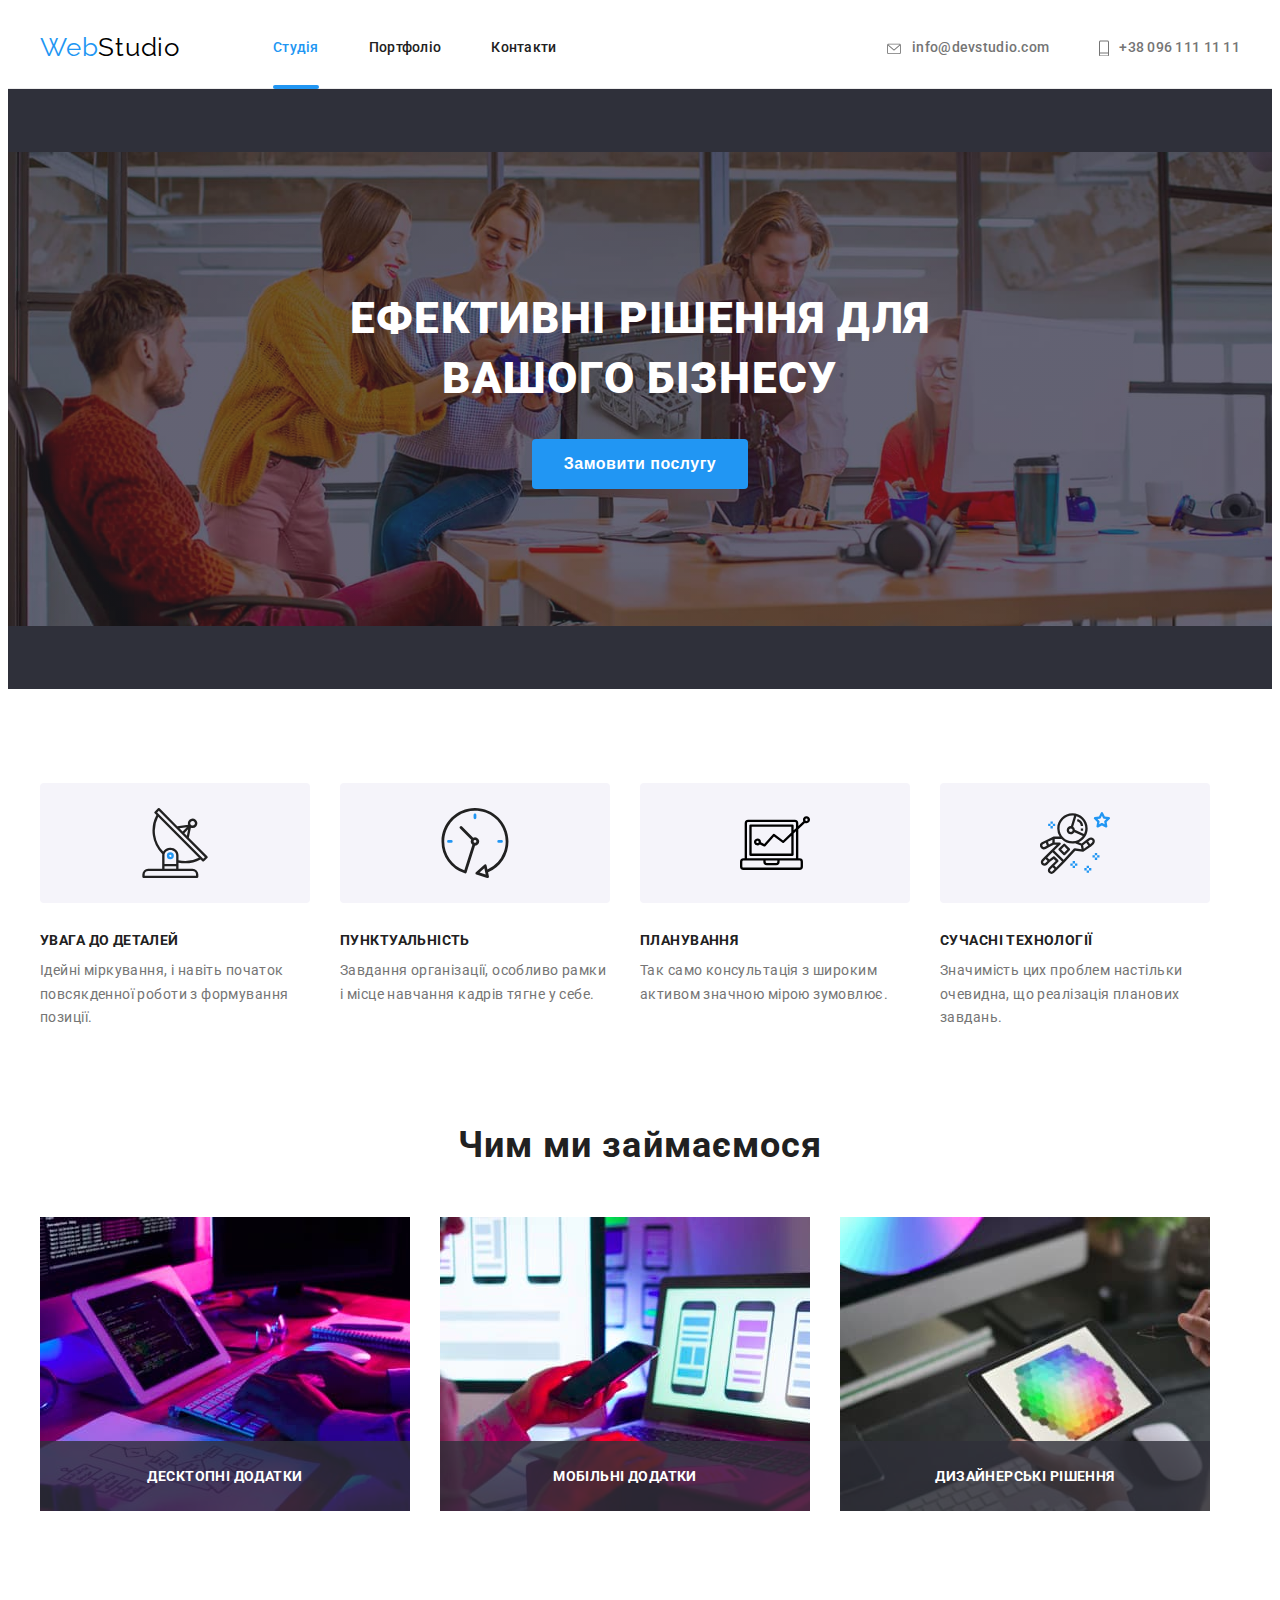
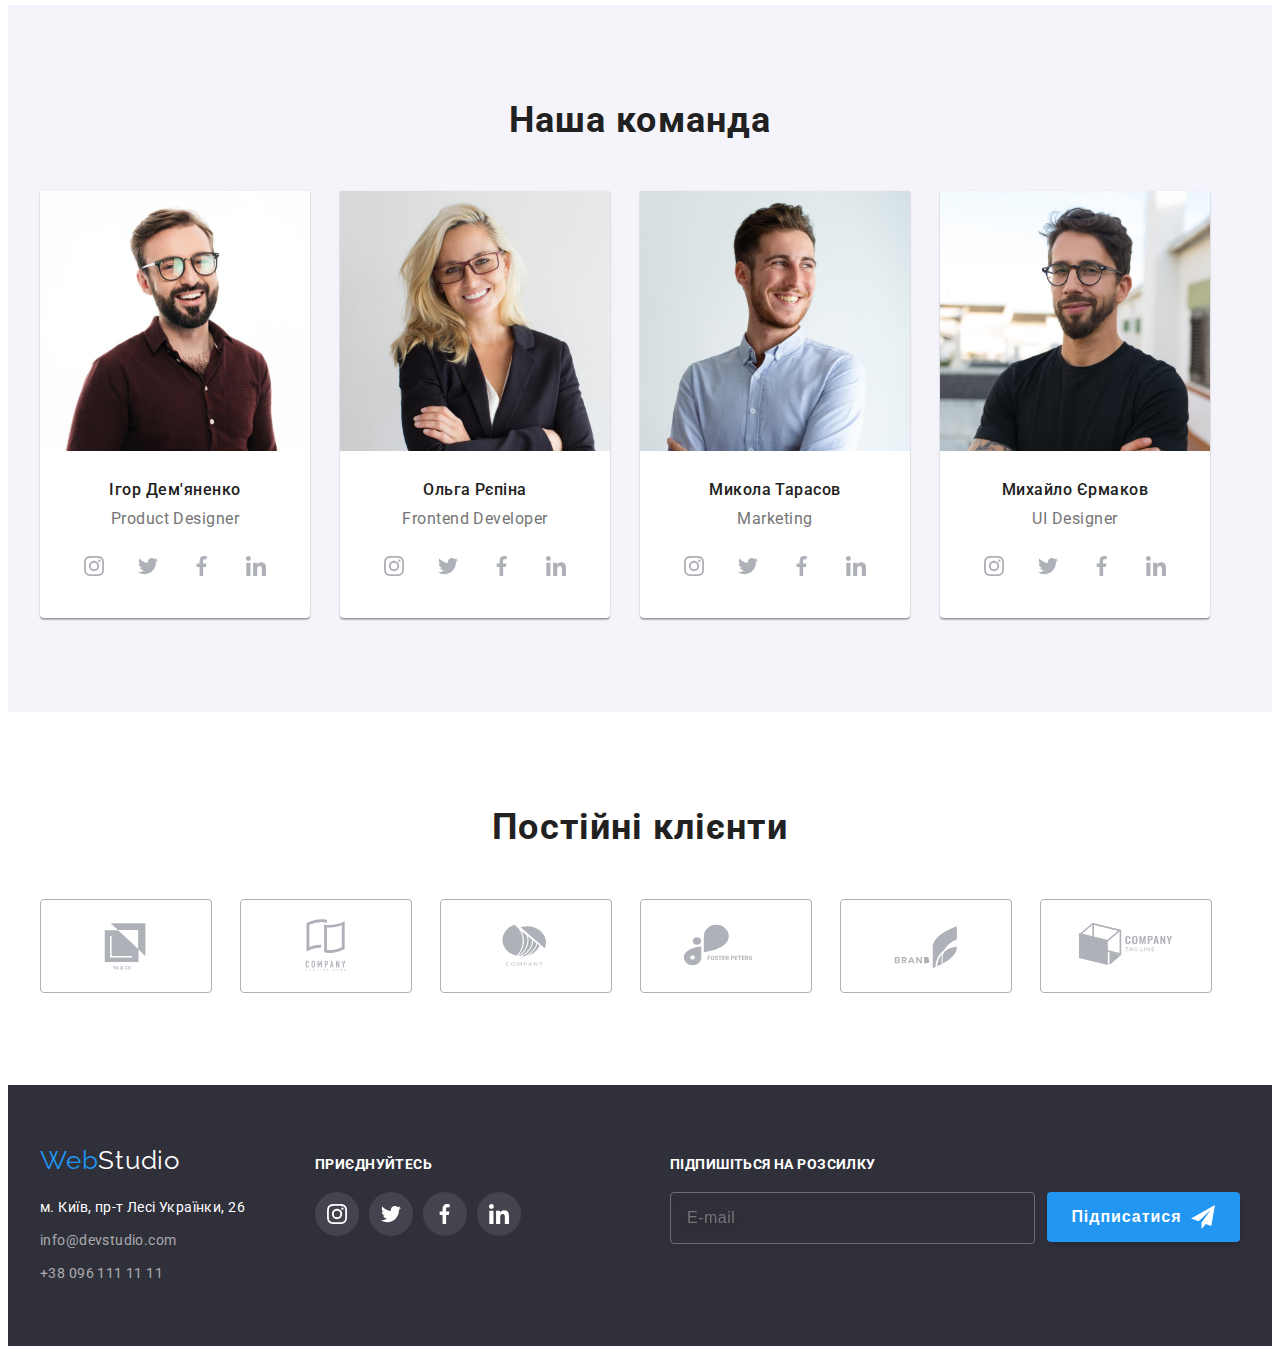
<file: index.html>
<!DOCTYPE html>
<html lang="uk">
  <head>
    <meta charset="UTF-8" />
    <meta http-equiv="X-UA-Compatible" content="IE=edge" />
    <meta name="viewport" content="width=device-width, initial-scale=1.0" />
    <title>WebStudio</title>
    <link rel="preconnect" href="https://fonts.googleapis.com">
    <link rel="preconnect" href="https://fonts.gstatic.com" crossorigin>
    <link href="https://fonts.googleapis.com/css2?family=Raleway:wght@700&family=Roboto:wght@400;500;700;900&display=swap" rel="stylesheet">
    <link rel="stylesheet" href="https://cdnjs.cloudflare.com/ajax/libs/modern-normalize/1.1.0/modern-normalize.min.css" integrity="sha512-wpPYUAdjBVSE4KJnH1VR1HeZfpl1ub8YT/NKx4PuQ5NmX2tKuGu6U/JRp5y+Y8XG2tV+wKQpNHVUX03MfMFn9Q==" crossorigin="anonymous" referrerpolicy="no-referrer" />
    <link rel="stylesheet" href="./css/styles.css" />
  </head>
  <body>
    <!-- Шапка --> 
    <header class="header">
      <div class="container header-container">
        <nav class="nav">
          <a class="logo nav__logo" href="./index.html">Web<span class="nav__logo--color">Studio</span></a>
          <ul class="nav__list list">
            <li class="nav__item">
              <a href="./index.html" class="nav__link current">Студія</a>
            </li>
            <li class="nav__item">
              <a href="./portfolio.html" class="nav__link">Портфоліо</a>
            </li>
            <li class="nav__item">
              <a href="" class="nav__link">Контакти</a>
            </li>
          </ul>
        </nav>
        <ul class="contact list">
          <li class="contact__item">
            <a href="mailto:info@devstudio.com" 
            class="contact__link">
            <svg class="contact__icon" width="16" height="12">
              <use class="icon" href="./img/SVG/icons.svg#envelope" ></use>
            </svg>
            info@devstudio.com
            </a>
          </li>
          <li class="contact__item">
            <a href="tel:+380961111111" class="contact__link">
              <svg class="contact__icon" width="10px" height="16px">
                <use class="icon" href="./img/SVG/icons.svg#phone" ></use>
              </svg>
              +38 096 111 11 11
            </a>
          </li>
        </ul>
      </div>
    </header>
    <main>
    <!-- Hero -->
      <section class="hero">
        <div class="container">
          <h1 class="main-title">ЕФЕКТИВНІ РІШЕННЯ ДЛЯ <br /> ВАШОГО БІЗНЕСУ</h1>
          <button type="button" class="button" data-modal-open>Замовити послугу</button>
          <div class="backdrop is-hidden" data-modal>
            <div class="modal">
              <button data-modal-close class="modal__button">
                <svg class="modal__icon" width="11" height="11" aria-label="close">
                  <use class="modal__ic" href="./img/SVG/icons.svg#icon-xvecto"></use>
                </svg>
              </button>
                <form class="form">
                  <h2 class="form__title">Залиште свої дані, ми вам передзвонимо</h2>                   
                    <label class="form__field">
                      <span class="form__label">Ім'я</span>
                      <input class="form__input" type="text" name="name" autofocus placeholder="">
                      <svg class="form__icon" width="12" height="12">
                        <use href="./img/SVG/icons.svg#name"></use>
                      </svg>
                    </label>
                    <label class="form__field">
                      <span class="form__label">Телефон</span>
                      <input class="form__input" type="tel" name="tel" placeholder="">
                      <svg class="form__icon" width="13" height="13">
                        <use href="./img/SVG/icons.svg#tel"></use>
                      </svg>
                    </label>                   
                    <label class="form__field">
                      <span class="form__label">Пошта</span>
                      <input class="form__input" type="email" name="mail" placeholder="" >
                      <svg class="form__icon" width="15" height="12">
                        <use href="./img/SVG/icons.svg#mail"></use>
                      </svg>
                    </label>
                    <label class="form__field comment">
                      <span class="form__label">Кометар</span>
                      <textarea class="comment__text" name="comment" rows="5" placeholder="Введіть текст"></textarea>
                    </label>
                    <label class="form__field checkbox">
                      <input class="checkbox__input visually-hidden" type="checkbox" name="topic" value="check-label">
                      <svg class="checkbox__icon">
                        <use href="./img/SVG/icons.svg#check"></use>
                      </svg>
                      <span class="checkbox__label">Погоджуююся з розсилкою та приймаю <a class="checkbox__link" href="">Умови договору</a></span>
                    </label>
                    <button type="submit" class="form__button">Відправити</button>
                </form>
            </div>
          </div>
          <script src="./js/modal.js"></script>
        </div>
      </section>
      <!-- Features -->
      <section class="section">
        <div class="container">
          <h2 class="visually-hidden">Наші переваги</h2>
          <ul class="features list">
            <li class="features__item">
              <div class="features__box">
                <svg class="features__icon" width="70" height="70" aria-label="Супутникова антена">
                  <use class="" href="./img/SVG/icons.svg#antena" ></use>
                </svg>
              </div>
              <h3 class="features__title">УВАГА ДО ДЕТАЛЕЙ</h3>
              <p class="features__text">
                Ідейні міркування, і навіть початок повсякденної роботи з формування позиції.
              </p>
            </li>
            <li class="features__item">
              <div class="features__box">
                <svg class="features__icon" width="70" height="70" aria-label="Годинник">
                  <use class="" href="./img/SVG/icons.svg#clock" ></use>
                </svg>
              </div>
              <h3 class="features__title">ПУНКТУАЛЬНІСТЬ</h3>
              <p class="features__text">
                Завдання організації, особливо рамки і місце навчання кадрів тягне у себе.
              </p>
            </li>
            <li class="features__item">
              <div class="features__box">
                
                <svg class="features__icon" width="70" height="70" aria-label="Вектор">
                  <use class="" href="./img/SVG/icons.svg#vector"></use>
                </svg>
              
              </div>
              <h3 class="features__title">ПЛАНУВАННЯ</h3>
              <p class="features__text">Так само консультація з широким активом значною мірою зумовлює.</p>
            </li>
            <li class="features__item">
              <div class="features__box">
                <svg class="features__icon" width="70" height="70" aria-label="Астронавт">
                  <use class="" href="./img/SVG/icons.svg#astronaut" ></use>
                </svg>
              </div>
              <h3 class="features__title">СУЧАСНІ ТЕХНОЛОГІЇ</h3>
              <p class="features__text">
                Значимість цих проблем настільки очевидна, що реалізація планових завдань.
              </p>
            </li>
          </ul>
        </div>
      </section>
      <!-- Gallery -->
      <section class="section gallery-section">
        <div class="container">
          <h2 class="title">Чим ми займаємося</h2>
          <ul class="gallery list">
            <li class="gallery__item">
              <div class="gallery__thumb">
                <img
                  src="./img/Gallery/бокс1.jpg"
                  alt="Мужчина пише код за робочим столом на підключеному моніторі та планшеті"
                  width="370"
                  height="294"
                  class="gallery__img"
                />
                <p class="gallery__text">Десктопні додатки</p>
              </div>
            </li>
            <li class="gallery__item">
              <div class="gallery__thumb">
                <img
                  src="./img/Gallery/бокс2.jpg"
                  alt="дівчина синхронізує планшет з ноутбуком"
                  width="370"
                  height="294"
                  class="gallery__img"
                />
                <p class="gallery__text">Мобільні додатки</p>
              </div>
            </li>
            <li class="gallery__item">
              <div class="gallery__thumb">
                <img
                  src="./img/Gallery/бокс3.jpg"
                  alt="Дівчина обирає колір на планшеті"
                  width="370"
                  height="294"
                  class="gallery__img"
                />
                <p class="gallery__text">Дизайнерські рішення</p>
            </div>
            </li>
          </ul>
        </div>
      </section>
      <!-- Team -->
      <section class="section team-section">
        <div class="container">
          <h2 class="title">Наша команда</h2>
          <ul class="team list">
            <li class="team__item">
              <img class="team__img" src="./img/Team/людина1.jpg" alt="Мужчина" width="270" height="260" />
              <div class="position">
                <h3 class="position__title">Ігор Дем'яненко</h3>
                <p class="position__text" lang="en">Product Designer</p>
                <ul class="social list">
                  <li class="social__item">
                    <a href="" class="social__link">
                      <svg class="social__icon" width="20" height="20" aria-label="Лого Інстаграм">
                        <use class="social__icons" href="./img/SVG/icons.svg#instagram" ></use>
                      </svg>
                    </a>
                  </li>
                  <li class="social__item">
                    <a href="" class="social__link">
                      <svg class="social__icon" width="20" height="20" aria-label="Лого Твітер">
                        <use class="social__icons" href="./img/SVG/icons.svg#twitter" ></use>
                      </svg>
                    </a>
                  </li>
                  <li class="social__item">
                    <a href="" class="social__link">
                      <svg class="social__icon" width="20" height="20" aria-label="Лого ФейсБук">
                        <use class="social__icons" href="./img/SVG/icons.svg#fb" ></use>
                      </svg>
                    </a>
                  </li>
                  <li class="social__item">
                    <a href="" class="social__link">
                      <svg class="social__icon" width="20" height="20" aria-label="Лого Лінк">
                        <use class="social__icons" href="./img/SVG/icons.svg#linkedin" ></use>
                      </svg>
                    </a>
                  </li>
                </ul>
              </div>
            </li>
            <li class="team__item">
              <img class="team__img" src="./img/Team/людина2.jpg" alt="Дівчина" width="270" height="260" />
              <div class="position">
                <h3 class="position__title">Ольга Рєпіна</h3>
                <p class="position__text" lang="en">Frontend Developer</p>
                <ul class="social list">
                  <li class="social__item">
                    <a href="" class="social__link">
                      <svg class="social__icon" width="20" height="20" aria-label="Лого Інстаграм">
                        <use class="social__icons" href="./img/SVG/icons.svg#instagram" ></use>
                      </svg>
                    </a>
                  </li>
                  <li class="social__item">
                    <a href="" class="social__link">
                      <svg class="social__icon" width="20" height="20" aria-label="Лого Твітер">
                        <use class="social__icons" href="./img/SVG/icons.svg#twitter" ></use>
                      </svg>
                    </a>
                  </li>
                  <li class="social__item">
                    <a href="" class="social__link">
                      <svg class="social__icon" width="20" height="20" aria-label="Лого ФейсБук">
                        <use class="social__icons" href="./img/SVG/icons.svg#fb" ></use>
                      </svg>
                    </a>
                  </li>
                  <li class="social__item">
                    <a href="" class="social__link">
                      <svg class="social__icon" width="20" height="20" aria-label="Лого Лінк">
                        <use class="social__icons" href="./img/SVG/icons.svg#linkedin" ></use>
                      </svg>
                    </a>
                  </li>
                </ul>
              </div>
            </li>
            <li class="team__item">
              <img class="team__img" src="./img/Team/людина3.jpg" alt="Мужчина" width="270" height="260" />
              <div class="position">
                <h3 class="position__title">Микола Тарасов</h3>
                <p class="position__text" lang="en">Marketing</p>
                <ul class="social list">
                  <li class="social__item">
                    <a href="" class="social__link">
                      <svg class="social__icon" width="20" height="20" aria-label="Лого Інстаграм">
                        <use class="social__icons" href="./img/SVG/icons.svg#instagram" ></use>
                      </svg>
                    </a>
                  </li>
                  <li class="social__item">
                    <a href="" class="social__link">
                      <svg class="social__icon" width="20" height="20" aria-label="Лого Твітер">
                        <use class="social__icons" href="./img/SVG/icons.svg#twitter" ></use>
                      </svg>
                    </a>
                  </li>
                  <li class="social__item">
                    <a href="" class="social__link">
                      <svg class="social__icon" width="20" height="20" aria-label="Лого ФейсБук">
                        <use class="social__icons" href="./img/SVG/icons.svg#fb" ></use>
                      </svg>
                    </a>
                  </li>
                  <li class="social__item">
                    <a href="" class="social__link">
                      <svg class="social__icon" width="20" height="20" aria-label="Лого Лінк">
                        <use class="social__icons" href="./img/SVG/icons.svg#linkedin" ></use>
                      </svg>
                    </a>
                  </li>
                </ul>
              </div>
            </li>
            <li class="team__item">
              <img class="team__img" src="./img/Team/людина4.jpg" alt="Мужчина" width="270" height="260" />
              <div class="position">
                <h3 class="position__title">Михайло Єрмаков</h3>
                <p class="position__text" lang="en">UI Designer</p>
                <ul class="social list">
                  <li class="social__item">
                    <a href="" class="social__link">
                      <svg class="social__icon" width="20" height="20" aria-label="Лого Інстаграм">
                        <use class="social__icons" href="./img/SVG/icons.svg#instagram" ></use>
                      </svg>
                    </a>
                  </li>
                  <li class="social__item">
                    <a href="" class="social__link">
                      <svg class="social__icon" width="20" height="20" aria-label="Лого Твітер">
                        <use class="social__icons" href="./img/SVG/icons.svg#twitter" ></use>
                      </svg>
                    </a>
                  </li>
                  <li class="social__item">
                    <a href="" class="social__link">
                      <svg class="social__icon" width="20" height="20" aria-label="Лого ФейсБук">
                        <use class="social__icons" href="./img/SVG/icons.svg#fb" ></use>
                      </svg>
                    </a>
                  </li>
                  <li class="social__item">
                    <a href="" class="social__link">
                      <svg class="social__icon" width="20" height="20" aria-label="Лого Лінк">
                        <use class="social__icons" href="./img/SVG/icons.svg#linkedin" ></use>
                      </svg>
                    </a>
                  </li>
                </ul>
              </div>
            </li>
          </ul>
        </div>
      </section>
      <!-- Clients -->
      <section class="section client-section">
        <div class="container">
        <h2 class="title">Постійні клієнти</h2>
        <ul class="client list">
          <li class="client__item">
            <a href="" class="client__link">
              <svg class="client__icon" width="106" height="60" aria-label="Лого ya&go">
                <use class="client__icons" href="./img/SVG/icons.svg#yago" ></use>
              </svg>
            </a>
          </li>
          <li class="client__item">
            <a href="" class="client__link">
              <svg class="client__icon" width="106" height="60" aria-label="Лого tagline-here">
                <use class="client__icons" href="./img/SVG/icons.svg#tagline-here" ></use>
              </svg>
            </a>
          </li>
          <li class="client__item">
            <a href="" class="client__link">
              <svg class="client__icon" width="106" height="60" aria-label="Лого company">
                <use class="client__icons" href="./img/SVG/icons.svg#company" ></use>
              </svg>
            </a>
          </li>
          <li class="client__item">
            <a href="" class="client__link">
              <svg class="client__icon" width="106" height="60" aria-label="Лого tagline-here">
                <use class="client__icons" href="./img/SVG/icons.svg#foster" ></use>
              </svg>
            </a>
          </li>
          <li class="client__item">
            <a href="" class="client__link">
              <svg class="client__icon" width="106" height="60" aria-label="Лого company">
                <use class="client__icons" href="./img/SVG/icons.svg#brend" ></use>
              </svg>
            </a>
          </li>
          <li class="client__item">
            <a href="" class="client__link">
              <svg class="client__icon" width="106" height="60" aria-label="Лого tag-line">
                <use class="client__icons" href="./img/SVG/icons.svg#tag-line" ></use>
              </svg>
            </a>
          </li>
        </ul>
      </div>
      </section>
    </main>

    <!-- Footer -->
    <footer class="footer">
      <div class="container footer__container">
        <div class="footer__contact">
          <a class="logo footer__logo" href="./index.html">Web<span class="footer__logo--color">Studio</span></a>
          <address class="address">
            <ul class="address__list list">
              <li class="address__item">
                <a
                  class="address__link"
                  target="_blank"
                  rel="noopener norefferer"
                  href="https://www.google.com/maps/place/%D0%B1%D1%83%D0%BB.+%D0%9B%D0%B5%D1%81%D0%B8+%D0%A3%D0%BA%D1%80%D0%B0%D0%B8%D0%BD%D0%BA%D0%B8,+26,+%D0%9A%D0%B8%D0%B5%D0%B2,+02000/data=!4m2!3m1!1s0x40d4cf0e033ecbe9:0x57a4dffefec77da0?sa=X&ved=2ahUKEwij4-Hri735AhVkw4sKHWRKDZoQ8gF6BAgVEAE"
                >
                  м. Київ, пр-т Лесі Українки, 26
                </a>
              </li>
              <li class="address__item">
                <a class="address__link call" href="mailto:info@devstudio.com">info@devstudio.com</a>
              </li>
              <li class="address__item">
                <a class="address__link call" href="tel:+380961111111">+38 096 111 11 11</a>
              </li>
            </ul>
          </address>
        </div>
        <div class="footer-social">
          <h2 class="footer-social__title">приєднуйтесь</h2>
          <ul class="footer-social__list list">
            <li class="footer-link__item">
              <a href="" class="footer-social__link">
                <svg class="footer-social__icon" width="20" height="20" aria-label="Лого Інстаграм">
                  <use class="footer-social__icons" href="./img/SVG/icons.svg#instagram"></use>
                </svg>
              </a>
            </li>
            <li class="footer-link__item">
              <a href="" class="footer-social__link">
                <svg class="footer-social__icon" width="20" height="20" aria-label="Лого Твітер">
                  <use class="footer-social__icons" href="./img/SVG/icons.svg#twitter"></use>
                </svg>
              </a>
            </li>
            <li class="footer-link__item">
              <a href="" class="footer-social__link">
                <svg class="footer-social__icon" width="20" height="20" aria-label="Лого ФейсБук">
                  <use class="footer-social__icons" href="./img/SVG/icons.svg#fb"></use>
                </svg>
              </a>
            </li>
            <li class="footer-link__item">
              <a href="" class="footer-social__link">
                <svg class="footer-social__icon" width="20" height="20" aria-label="Лого Лінк">
                  <use class="footer-social__icons" href="./img/SVG/icons.svg#linkedin"></use>
                </svg>
              </a>
            </li>
          </ul>
        </div>
        <div class="follow">
          <form class="follow__form">
            <h2 class="footer-social__title">Підпишіться на розсилку</h2>
            <div class="follow__box">
              <input class="follow__input" type="email" name="mail" id="mail" placeholder="E-mail">
              <button type="submit" class="form__button follow__button">
                Підписатися
                <svg class="follow__icon" width="24" height="24" aria-label="logo send">
                  <use class="follow__icons" href="./img/SVG/icons.svg#send"></use>
                </svg>
              </button>
            </div>
          </form>
        </div>
      </div>
    </footer>
  </body>
</html>
</file>
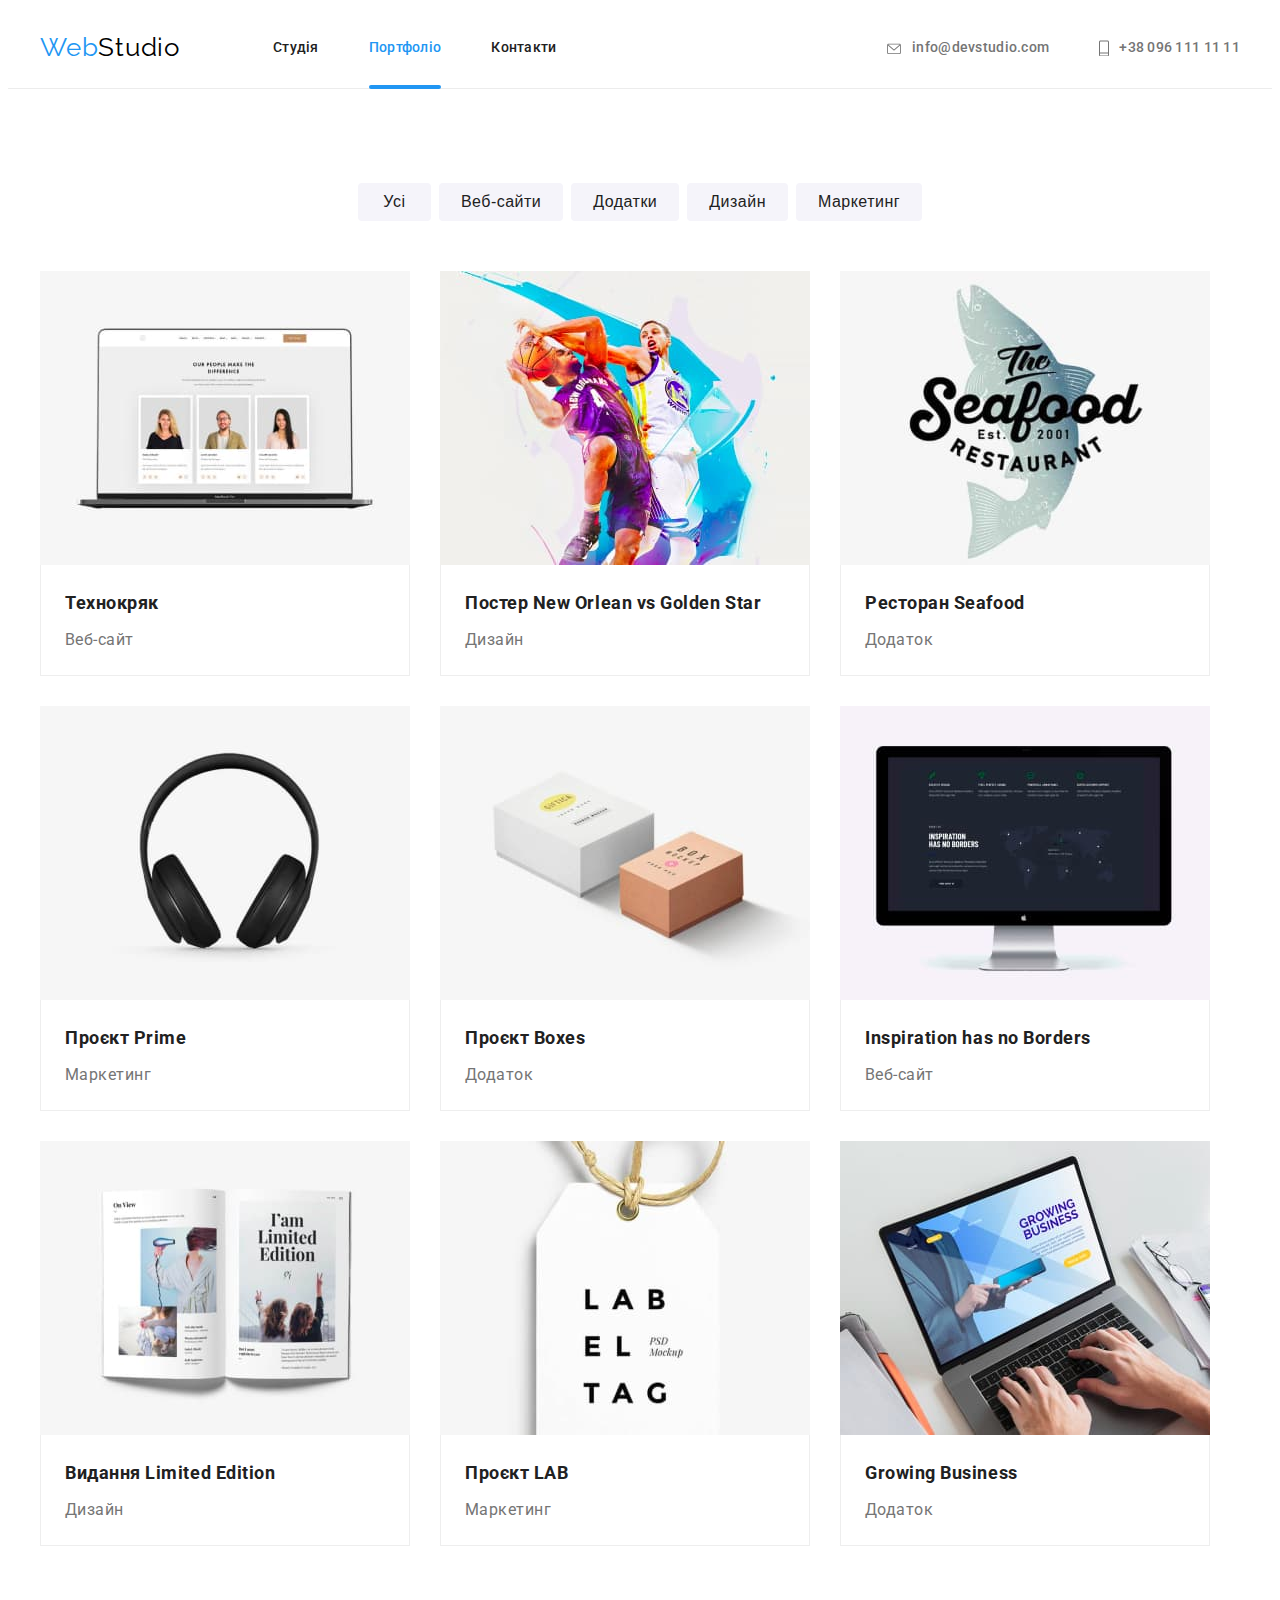
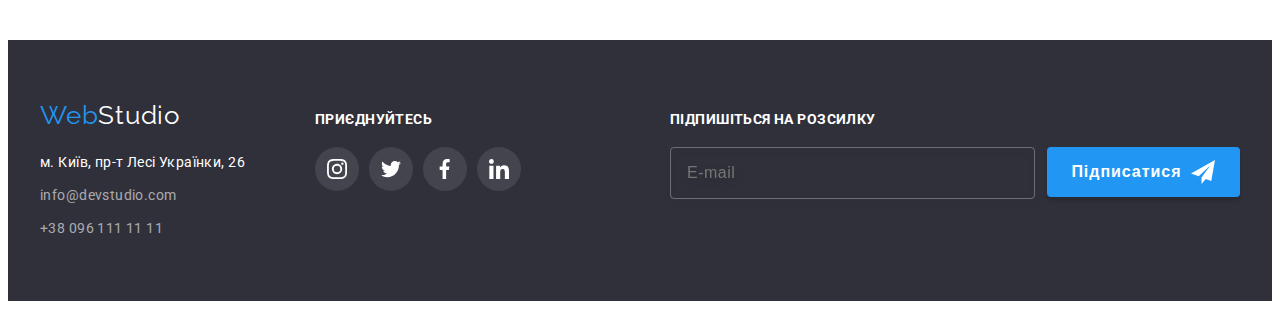
<file: portfolio.html>
<!DOCTYPE html>
<html lang="en">
  <head>
    <meta charset="UTF-8" />
    <meta http-equiv="X-UA-Compatible" content="IE=edge" />
    <meta name="viewport" content="width=device-width, initial-scale=1.0" />
    <title>WebStudio</title>
    <link rel="preconnect" href="https://fonts.googleapis.com" />
    <link rel="preconnect" href="https://fonts.gstatic.com" crossorigin />
    <link
      href="https://fonts.googleapis.com/css2?family=Raleway:wght@700&family=Roboto:wght@400;500;700;900&display=swap"
      rel="stylesheet"
    />
    <link
      rel="stylesheet"
      href="https://cdnjs.cloudflare.com/ajax/libs/modern-normalize/1.1.0/modern-normalize.min.css"
      integrity="sha512-wpPYUAdjBVSE4KJnH1VR1HeZfpl1ub8YT/NKx4PuQ5NmX2tKuGu6U/JRp5y+Y8XG2tV+wKQpNHVUX03MfMFn9Q=="
      crossorigin="anonymous"
      referrerpolicy="no-referrer"
    />
    <link rel="stylesheet" href="./css/styles.css" />
  </head>
  <body>
    <!-- Шапка -->
    <header class="header">
      <div class="container header-container">
        <nav class="nav">
          <a class="logo nav__logo" href="./index.html">Web<span class="nav__logo--color">Studio</span></a>
          <ul class="nav__list list">
            <li class="nav__item">
              <a href="./index.html" class="nav__link">Студія</a>
            </li>
            <li class="nav__item">
              <a href="./portfolio.html" class="nav__link current">Портфоліо</a>
            </li>
            <li class="nav__item">
              <a href="" class="nav__link">Контакти</a>
            </li>
          </ul>
        </nav>
        <ul class="contact list">
          <li class="contact__item">
            <a href="mailto:info@devstudio.com" 
            class="contact__link">
            <svg class="contact__icon" width="16" height="12">
              <use class="icon" href="./img/SVG/icons.svg#envelope" ></use>
            </svg>
            info@devstudio.com
            </a>
          </li>
          <li class="contact__item">
            <a href="tel:+380961111111" class="contact__link">
              <svg class="contact__icon" width="10px" height="16px">
                <use class="icon" href="./img/SVG/icons.svg#phone" ></use>
              </svg>
              +38 096 111 11 11
            </a>
          </li>
        </ul>
      </div>
    </header>
    <main>
      <section class="section">
        <div class="container">
          <!-- Filter -->
          <h1 class="visually-hidden">Портфоліо WebStudio</h1>
          <ul class="filter list">
            <li class="filter__item">
              <button type="button" class="filter__button">Усі</button>
            </li>
            <li class="filter__item">
              <button type="button" class="filter__button">Веб-сайти</button>
            </li>
            <li class="filter__item">
              <button type="button" class="filter__button">Додатки</button>
            </li>
            <li class="filter__item">
              <button type="button" class="filter__button">Дизайн</button>
            </li>
            <li class="filter__item">
              <button type="button" class="filter__button">Маркетинг</button>
            </li>
          </ul>
          <!-- Works -->
          <ul class="works list">
            <li class="works__item">
              <a href="" class="works__link">
                <div class="works__thumb">
                  <img
                    src="./img/Works/img1.jpg"
                    alt="На нутбуці висвітлений веб-сайт з картками різних людей"
                    class="works__img img"
                    width="370"
                    height="294"
                  />
                  <p class="works__description">
                    Ресурс пропонує комплексні пропозиції з різним рівнем
                    функціоналу та сервісів. Все це дозволить відвідувачу
                    отримати вичерпні відомості про компанію чи приватну
                    особу.
                  </p>
                </div>
                <div class="works__border">
                  <h2 class="works__title">Технокряк</h2>
                  <p class="works__text">Веб-сайт</p>
                </div>
              </a>
            </li>
            <li class="works__item">
              <a href="" class="works__link">
                <div class="works__thumb">
                  <img
                    src="./img/Works/img2.jpg"
                    alt="Постер два баскетболісти де один блокує передачу мяча другого басетболіста"
                    class="works__img img"
                    width="370"
                    height="294"
                  />
                  <p class="works__description">
                    Ресурс пропонує комплексні пропозиції з різним рівнем
                    функціоналу та сервісів. Все це дозволить відвідувачу
                    отримати вичерпні відомості про компанію чи приватну
                    особу.
                  </p>
                </div>
                <div class="works__border">
                  <h2 class="works__title">Постер New Orlean vs Golden Star</h2>
                  <p class="works__text">Дизайн</p>
                </div>
              </a>
            </li>
            <li class="works__item">
              <a href="" class="works__link">
                <div class="works__thumb">
                  <img
                    src="./img/Works/img3.jpg"
                    alt="Логотип Ресторан Seafood"
                    class="works__img img"
                    width="370"
                    height="294"
                  />
                  <p class="works__description">
                    Ресурс пропонує комплексні пропозиції з різним рівнем
                    функціоналу та сервісів. Все це дозволить відвідувачу
                    отримати вичерпні відомості про компанію чи приватну
                    особу.
                  </p>
                </div>
                <div class="works__border">
                  <h2 class="works__title">Ресторан Seafood</h2>
                  <p class="works__text">Додаток</p>
                </div>
              </a>
            </li>
            <li class="works__item">
              <a href="" class="works__link">
                <div class="works__thumb">
                  <img
                    src="./img/Works/img4.jpg"
                    alt="Навушни"
                    class="works__img img"
                    width="370"
                    height="294"
                  />
                  <p class="works__description">
                    Ресурс пропонує комплексні пропозиції з різним рівнем
                    функціоналу та сервісів. Все це дозволить відвідувачу
                    отримати вичерпні відомості про компанію чи приватну
                    особу.
                  </p>
                </div>
                <div class="works__border">
                  <h2 class="works__title">Проєкт Prime</h2>
                  <p class="works__text">Маркетинг</p>
                </div>
              </a>
            </li>
            <li class="works__item">
              <a href="" class="works__link">
                <div class="works__thumb">
                  <img
                    src="./img/Works/img5.jpg"
                    alt="Дві коробки"
                    class="works__img img"
                    width="370"
                    height="294"
                  />
                  <p class="works__description">
                    Ресурс пропонує комплексні пропозиції з різним рівнем
                    функціоналу та сервісів. Все це дозволить відвідувачу
                    отримати вичерпні відомості про компанію чи приватну
                    особу.
                  </p>
                </div>
                <div class="works__border">
                  <h2 class="works__title">Проєкт Boxes</h2>
                  <p class="works__text">Додаток</p>
                </div>
              </a>
            </li>
            <li class="works__item">
              <a href="" class="works__link">
                <div class="works__thumb">
                  <img
                    src="./img/Works/img6.jpg"
                    alt="На моніторі відображений веб-сайт Inspiration has no Borders"
                    class="works__img img"
                    width="370"
                    height="294"
                  />
                  <p class="works__description">
                    Ресурс пропонує комплексні пропозиції з різним рівнем
                    функціоналу та сервісів. Все це дозволить відвідувачу
                    отримати вичерпні відомості про компанію чи приватну
                    особу.
                  </p>
                </div>
                <div class="works__border">
                  <h2 class="works__title">Inspiration has no Borders</h2>
                  <p class="works__text">Веб-сайт</p>
                </div>
              </a>
            </li>
            <li class="works__item">
              <a href="" class="works__link">
                <div class="works__thumb">
                  <img
                    src="./img/Works/img7.jpg"
                    alt="Розгорнута книга"
                    class="works__img img"
                    width="370"
                    height="294"
                  />
                  <p class="works__description">
                    Ресурс пропонує комплексні пропозиції з різним рівнем
                    функціоналу та сервісів. Все це дозволить відвідувачу
                    отримати вичерпні відомості про компанію чи приватну
                    особу.
                  </p>
                </div>
                <div class="works__border">
                  <h2 class="works__title">Видання Limited Edition</h2>
                  <p class="works__text">Дизайн</p>
                </div>
              </a>
            </li>
            <li class="works__item">
              <a href="" class="works__link">
                <div class="works__thumb">
                  <img
                    src="./img/Works/img8.jpg"
                    alt="Бірка для одягу"
                    class="works__img img"
                    width="370"
                    height="294"
                  />
                  <p class="works__description">
                    Ресурс пропонує комплексні пропозиції з різним рівнем
                    функціоналу та сервісів. Все це дозволить відвідувачу
                    отримати вичерпні відомості про компанію чи приватну
                    особу.
                  </p>
                </div>
                <div class="works__border">
                  <h2 class="works__title">Проєкт LAB</h2>
                  <p class="works__text">Маркетинг</p>
                </div>
              </a>
            </li>
            <li class="works__item">
              <a href="" class="works__link">
                <div class="works__thumb">
                  <img
                    src="./img/Works/img9.jpg"
                    alt="Чоловік на ноутбуці користується додатком Growing Business"
                    class="works__img img"
                    width="370"
                    height="294"
                  />
                  <p class="works__description">
                    Ресурс пропонує комплексні пропозиції з різним рівнем
                    функціоналу та сервісів. Все це дозволить відвідувачу
                    отримати вичерпні відомості про компанію чи приватну
                    особу.
                  </p>
                </div>
                <div class="works__border">
                  <h2 class="works__title">Growing Business</h2>
                  <p class="works__text">Додаток</p>
                </div>
              </a>
            </li>
          </ul>
        </div>
      </section>
    </main>
    <!-- Футер -->
    <footer class="footer">
      <div class="container footer__container">
        <div class="footer__contact">
          <a class="logo footer__logo" href="./index.html">Web<span class="footer__logo--color">Studio</span></a>
          <address class="address">
            <ul class="address__list list">
              <li class="address__item">
                <a
                  class="address__link"
                  target="_blank"
                  rel="noopener norefferer"
                  href="https://www.google.com/maps/place/%D0%B1%D1%83%D0%BB.+%D0%9B%D0%B5%D1%81%D0%B8+%D0%A3%D0%BA%D1%80%D0%B0%D0%B8%D0%BD%D0%BA%D0%B8,+26,+%D0%9A%D0%B8%D0%B5%D0%B2,+02000/data=!4m2!3m1!1s0x40d4cf0e033ecbe9:0x57a4dffefec77da0?sa=X&ved=2ahUKEwij4-Hri735AhVkw4sKHWRKDZoQ8gF6BAgVEAE"
                >
                  м. Київ, пр-т Лесі Українки, 26
                </a>
              </li>
              <li class="address__item">
                <a class="address__link call" href="mailto:info@devstudio.com">info@devstudio.com</a>
              </li>
              <li class="address__item">
                <a class="address__link call" href="tel:+380961111111">+38 096 111 11 11</a>
              </li>
            </ul>
          </address>
        </div>
        <div class="footer-social">
          <h2 class="footer-social__title">приєднуйтесь</h2>
          <ul class="footer-social__list list">
            <li class="footer-link__item">
              <a href="" class="footer-social__link">
                <svg class="footer-social__icon" width="20" height="20" aria-label="Лого Інстаграм">
                  <use class="footer-social__icons" href="./img/SVG/icons.svg#instagram"></use>
                </svg>
              </a>
            </li>
            <li class="footer-link__item">
              <a href="" class="footer-social__link">
                <svg class="footer-social__icon" width="20" height="20" aria-label="Лого Твітер">
                  <use class="footer-social__icons" href="./img/SVG/icons.svg#twitter"></use>
                </svg>
              </a>
            </li>
            <li class="footer-link__item">
              <a href="" class="footer-social__link">
                <svg class="footer-social__icon" width="20" height="20" aria-label="Лого ФейсБук">
                  <use class="footer-social__icons" href="./img/SVG/icons.svg#fb"></use>
                </svg>
              </a>
            </li>
            <li class="footer-link__item">
              <a href="" class="footer-social__link">
                <svg class="footer-social__icon" width="20" height="20" aria-label="Лого Лінк">
                  <use class="footer-social__icons" href="./img/SVG/icons.svg#linkedin"></use>
                </svg>
              </a>
            </li>
          </ul>
        </div>
        <div class="follow">
          <form class="follow__form">
            <h2 class="footer-social__title">Підпишіться на розсилку</h2>
            <div class="follow__box">
              <input class="follow__input" type="email" name="mail" id="mail" placeholder="E-mail">
              <button type="submit" class="form__button follow__button">
                Підписатися
                <svg class="follow__icon" width="24" height="24" aria-label="logo send">
                  <use class="follow__icons" href="./img/SVG/icons.svg#send"></use>
                </svg>
              </button>
            </div>
          </form>
        </div>
      </div>
    </footer>
  </body>
</html>
</file>
<file: css/styles.css>
/* main text color #212121 */
/* secondary text color #757575*/
/* text white #ffffff */
/* main background col #2F303A */
/* white background #FFFFFF */
/* secondary background col #F5F4FA */
/* brand color #2196F3 */
/* text color: rgba(255, 255, 255, 0.6);*/
/* width content 1170px + gatter 30px = 1200px padding left & right 15px */
:root {
  --primary-text-color: #212121;
  --secondary-text-color: #757575;
  --primary-white-color: #ffffff;
  --brand-color: #2196f3;
  --white-background: #ffffff;
  --secondary-background: #f5f4fa;
  --primary-background: #2f303a;
  --text-rgba: rgba(255, 255, 255, 0.6);
  --logo-color: #afb1b8;
  --logo-bg-color: #43444d;
}
body {
  font-family: 'Roboto', sans-serif;
  color: var(--primary-text-color);
  background-color: var(--white-background);
}
h1,
h2,
h3,
h4,
h5,
h6,
p,
ul {
  margin: 0;
  padding: 0;
}
.list {
  list-style-type: none;
}
.container {
  width: 1200px;
  margin-left: auto;
  margin-right: auto;
  padding: 0 15px;
}

/* Header */
.header {
  border-bottom: 1px solid #ececec;
}
.header-container {
  display: flex;
  align-items: center; 
}
.nav {
  display: flex;
  align-items: center;
}
.logo {
  color: var(--brand-color);

  font-family: 'Raleway', sans-serif;
  font-size: 26px;
  line-height: 1.2;
  letter-spacing: 0.03em;
  text-decoration: none;
}
.nav__logo--color {
  color: #000000;
}
.nav__list {
  display: flex;
  margin-left: 93px;
}
.nav__list .nav__item + .nav__item {
  margin-left: 50px;
}
.nav__link {
  display: block;
  padding-top: 32px;
  padding-bottom: 32px;

  color: var(--primary-text-color);
  font-weight: 500;
  font-size: 14px;
  line-height: 1.14;
  letter-spacing: 0.02em;
  text-decoration: none;

  transition: color 250ms cubic-bezier(0.4, 0, 0.2, 1);
}
.nav__link:hover,
.nav__link:focus,
.contact__link:hover,
.contact__link:focus {
  color: var(--brand-color);
  fill: var(--brand-color);
}
.nav__list,
.nav__link.current {
  color: var(--brand-color);
  
}
.current {
  position: relative;
}
.current::after {
  position: absolute;
  display: flex;
  bottom: -1px;

  content: '';
  width: 100%;
  height: 4px;
  
  background-color: var(--brand-color);
  border-radius: 2px;
}
.contact {
  display: flex;
  margin-left: auto;
}
.contact .contact__item + .contact__item {
  margin-left: 50px;
}
.contact__link {
  display: flex;
  padding: 0;
  padding-top: 32px;
  padding-bottom: 32px;
  margin: 0;
  color: var(--secondary-text-color);
  align-items: center;
  fill: var(--secondary-text-color);

  font-weight: 500;
  font-size: 14px;
  line-height: 1.14;
  letter-spacing: 0.02em;
  text-decoration: none;

  transition: color 250ms cubic-bezier(0.4, 0, 0.2, 1),
  fill 250ms cubic-bezier(0.4, 0, 0.2, 1); 
}
.contact__icon {
  margin-right: 10px;
}
/* Hero */
.hero {
  text-align: center;
  max-width: 1600px;
  margin-left: auto;
  margin-right: auto;
  padding-top: 200px;
  padding-bottom: 200px;

  background-image: linear-gradient(
      to right,
      rgba(47, 48, 58, 0.4),
      rgba(47, 48, 58, 0.4)
    ),
    url('../img/Img-bg.jpg');
  background-color: var(--primary-background);
  background-repeat: no-repeat;
  background-size: contain;
  background-position: center;
}
.main-title {
  color: var(--primary-white-color);

  font-weight: 900;
  font-size: 44px;
  line-height: 1.36;
  letter-spacing: 0.03em;
  text-align: center;

  margin-bottom: 30px;
}
.button {
  color: var(--primary-white-color);
  background-color: var(--brand-color);

  font-weight: 700;
  font-size: 16px;
  line-height: 1.87;
  letter-spacing: 0.03em;
  cursor: pointer;
  text-align: center;

  border-radius: 4px;
  padding: 10px 32px;
  display: inline-block;
  min-width: 216px;
  height: 50px;
  border: 0;
}
.backdrop {
  position: fixed;
  top: 0;
  left: 0;
  transform: scaleX(1);
  opacity: 1;

  width: 100%;
  height: 100%;
  background-color: rgba(0, 0, 0, 0.25);

  transition: transform 250ms cubic-bezier(0.4, 0, 0.2, 1),
  background-color 250ms cubic-bezier(0.4, 0, 0.2, 1),
  opacity 250ms cubic-bezier(0.4, 0, 0.2, 1);
}
.backdrop.is-hidden {
  opacity: 0;
  pointer-events: none;
  transform: scaleX(0);
}
.backdrop.is-hidden .modal {
  transform: scaleY(0.5) translate(-50%, -50%);
}
.modal {
  position: absolute;
  top: 50%;
  left: 50%;
  transform: translate(-50%, -50%) scaleY(1);
  transition: transform 250ms cubic-bezier(0.4, 0, 0.2, 1);

  width: 528px;
  height: 581px;
  
  background-color: #fff;
  padding: 40px;
}
.modal__button {
  position: absolute;
  top: 8px;
  right: 8px;

  background-color: var(--white-background);
  width: 30px;
  height: 30px;
  border: 1px solid rgba(0, 0, 0, 0.1);
  border-radius: 50%;
  fill: #000000;
  margin-bottom: 2px;
  cursor: pointer;
}

.form__title {
  color: var(--primary-text-color);
  font-weight: 700;
  font-size: 20px;
  line-height: calc(23 / 20);
  text-align: center;
  letter-spacing: 0.03em;
  margin-bottom: 12px;
}
.form__field {
  display: flex;
  flex-direction: column;
  margin-bottom: 10px;
  position: relative;
}
.form__field.comment {
  margin-bottom: 20px;
}
.form__label {
  font-size: 12px;
  line-height: calc(14 / 12);
  letter-spacing: 0.01em;
  color: var(--secondary-text-color);
  margin-bottom: 4px;
  text-align: left;
  
}
.form__input {
  margin: 0;
  padding-left: 42px;
  padding-top: 9.5px;
  padding-bottom: 9.5px;
  border: 1px solid rgba(33, 33, 33, 0.2);
  border-radius: 4px;
  transition: border 250ms cubic-bezier(0.4, 0, 0.2, 1);
  outline: none;
  
}
.form__icon {
  position: absolute;
  top: 31px;
  left: 15px;
  display: inline-block;

  width: 12px;
  height: 12px;
  fill: var(--primary-text-color);
  transition: fill 250ms cubic-bezier(0.4, 0, 0.2, 1);
}
.comment__text {
  border: 1px solid rgba(33, 33, 33, 0.2);
  border-radius: 4px;
  outline: none;
}
.form__field textarea {
  padding: 12px 16px;
  resize: none;
}
.form__field:focus-within > .form__input {
  border: 1px solid var(--brand-color);
}
.form__field:focus-within > .form__icon {
  fill: var(--brand-color);
}
.form__field:focus-within > .comment__text {
  border: 1px solid var(--brand-color);
}
.checkbox {
  flex-direction: row;
  align-items: center;
  justify-content: center;
  margin-bottom: 30px;

  color: var(--secondary-text-color);
  font-size: 14px;
  line-height: calc(24 / 14);
  letter-spacing: 0.03em;
}
.checkbox__input:checked + .checkbox__icon {
  border-color: var(--brand-color);
  background-color: var(--brand-color);
  background-origin: border-box;
}
.checkbox__icon {
  margin-right: 7px;
  display: inline-block;
  width: 16px;
  height: 15px;
  
  border: 2px solid var(--primary-text-color);
  border-radius: 4px;
  background-color: transparent;
  transition: border-color 250ms cubic-bezier(0.4, 0, 0.2, 1),
  background-color 250ms cubic-bezier(0.4, 0, 0.2, 1);
}
.checkbox__link {
  color: var(--brand-color);
}
.form__button {
  width: 200px;
  height: 50px;
  box-shadow: 0px 4px 4px rgba(0, 0, 0, 0.15);
  border-radius: 4px;
  background-color: var(--brand-color);
  border: 0;

  font-weight: 700;
  font-size: 16px;
  line-height: calc(30 / 16);
  letter-spacing: 0.06em;
  color: var(--primary-white-color);
  cursor: pointer;
}
/* Feateures */
.section {
  padding: 94px 0;
}
.visually-hidden {
  position: absolute;
  white-space: nowrap;
  width: 1px;
  height: 1px;
  overflow: hidden;
  border: 0;
  padding: 0;
  clip: rect(0 0 0 0);
  clip-path: inset(50%);
  margin: -1px;
}
.features {
  display: flex;
}
.features__item {
  width: 270px;
}
.features .features__item + .features__item {
  margin-left: 30px;
}
.features__box {
  display: flex;
  align-items: center;
  justify-content: center;
  height: 120px;

  border-radius: 4px;
  background-color: var(--secondary-background);
}
.features__title {
  color: var(--primary-text-color);

  font-weight: 700;
  font-size: 14px;
  line-height: 1.14;
  letter-spacing: 0.03em;

  margin-top: 30px;
  margin-bottom: 10px;
}
.features__text {
  color: var(--secondary-text-color);

  font-size: 14px;
  line-height: 1.71;
  letter-spacing: 0.03em;
}
/* Gallery */
.gallery-section {
  padding-top: 0;
}
.title {
  color: var(--primary-text-color);

  font-weight: 700;
  font-size: 36px;
  line-height: 1.17;
  letter-spacing: 0.03em;
  text-align: center;

  margin-bottom: 50px;
}
.gallery {
  display: flex;
}
.gallery .gallery__item + .gallery__item {
  margin-left: 30px;
}
.gallery__item {
}
.gallery__img {
  display: block;
  height: auto;
  max-width: 100%;
}
.gallery__thumb {
  position: relative;
}
.gallery__text {
  position: absolute;
  display: flex;
  justify-content: center;
  align-items: center;
  bottom: 0;

  background-color: rgba(47, 48, 58, 0.8);
  width: 370px;
  height: 70px;
  color: var(--primary-white-color);

  font-family: 'Roboto', sans-serif;
  font-weight: 700;
  font-size: 14px;
  line-height: calc(16 / 14);
  letter-spacing: 0.03em;
  text-transform: uppercase;
}

/* Team */
.team-section {
  background-color: var(--secondary-background);
}
.team {
  display: flex;
  text-align: center;
}
.team .team__item + .team__item {
  margin-left: 30px;
}
.team__item {
  box-shadow: 0px 1px 3px rgba(0, 0, 0, 0.12), 0px 1px 1px rgba(0, 0, 0, 0.14),
    0px 2px 1px rgba(0, 0, 0, 0.2);
  background-color: var(--primary-white-color);
  border-radius: 0px 0px 4px 4px;
}
.team__img {
  display: block;
}
.position {
  padding-top: 30px;
  padding-bottom: 30px;
}
.position__title {
  color: var(--primary-text-color);

  font-weight: 500;
  font-size: 16px;
  line-height: 1.18;
  letter-spacing: 0.03em;

  margin-bottom: 10px;
}
.position__text {
  color: var(--secondary-text-color);

  font-size: 16px;
  line-height: 1.18;
  letter-spacing: 0.03em;
  margin-bottom: 16px;
}
.social {
  display: flex;
  justify-content: center;
  gap: 10px;
}
.social__link {
  display: flex;
  align-items: center;
  justify-content: center;

  color: var(--logo-color);
  fill: var(--logo-color);
  border-radius: 50%;
  background-color: var(--white-background);

  width: 44px;
  height: 44px;

  transition: background-color 250ms cubic-bezier(0.4, 0, 0.2, 1),
  fill 250ms cubic-bezier(0.4, 0, 0.2, 1);
}
.social__link:hover,
.social__link:focus {
  background-color: var(--brand-color);
  fill: var(--primary-white-color);
  
}
.social__icon {
  color: currentColor;
}
/* Clients */
.client {
  display: flex;
  gap: 30px;
}
.client__item {
  width: 170px;
  height: 92px;
}
.client__link {
  display: flex;
  align-items: center;
  justify-content: center;
  border-color: var(--logo-color);
  fill: var(--logo-color);

  width: 100%;
  height: 100%;

  border: 1px solid #afb1b8;
  border-radius: 4px;
  background-color: var(--white-background);

  transition: border-color 250ms cubic-bezier(0.4, 0, 0.2, 1),
  fill 250ms cubic-bezier(0.4, 0, 0.2, 1);
}
.client__link:hover,
.client__link:focus {
  border-color: var(--brand-color);
  fill: var(--brand-color);
}
.client__icon {
  color: currentColor;
}

/* Footer */
.footer {
  padding-top: 60px;
  padding-bottom: 60px;
  background-color: var(--primary-background);
}
.footer__container {
  display: flex;
  align-items: baseline;
}
.footer__logo {
  display: inline-block;
  margin-bottom: 20px;
}
.footer__logo--color {
  color: var(--primary-white-color);
}
.footer__contact {
  margin-right: 70px;
}
.address {
  font-style: normal;
}
.address__item:not(:last-child) {
  margin-bottom: 9px;
}
.address__link {
  color: var(--primary-white-color);

  font-size: 14px;
  line-height: 1.71;
  letter-spacing: 0.03em;
  text-decoration: none;
  

  transition: color 250ms cubic-bezier(0.4, 0, 0.2, 1);
}

.address__link.call {
  color: var(--text-rgba);

  font-size: 14px;
  line-height: 1.71;
  letter-spacing: 0.03em;

  transition: color 250ms cubic-bezier(0.4, 0, 0.2, 1);
}
.address__link:hover,
.address__link:focus,
.address__link.call:hover,
.address__link.call:focus {
  color: var(--brand-color);
  
}
.footer-social__title {
  color: var(--primary-white-color);
  margin-bottom: 20px;

  font-weight: 700;
  font-size: 14px;
  line-height: calc(16 / 14);
  letter-spacing: 0.03em;
  text-transform: uppercase;
}
.footer-social__list {
  display: flex;
  gap: 10px;
}


.footer-social__link {
  display: flex;
  align-items: center;
  justify-content: center;

  border-radius: 50%;
  background-color: var(--logo-bg-color);

  transition: background-color 250ms cubic-bezier(0.4, 0, 0.2, 1);

  width: 44px;
  height: 44px;
}
.footer-social__link:hover,
.footer-social__link:focus {
  background-color: var(--brand-color);
}
.footer-social__icon {
  fill: var(--primary-white-color);
}
.follow {
  width: 570px;

  margin-left: auto;
}
.follow__box {
  display: flex;
}
.follow__input {
  width: 358px;
  padding-top: 15px;
  padding-bottom: 15px;
  padding-left: 16px;
  margin-right: 12px;

  border: 1px solid rgba(255, 255, 255, 0.3);
  filter: drop-shadow(0px 4px 4px rgba(0, 0, 0, 0.15));
  border-radius: 4px;
  background-color: transparent;
  color: rgba(255, 255, 255, 0.6);

  font-weight: 400;
  font-size: 16px;
  line-height: calc(20 / 16);
  letter-spacing: 0.03em;
  cursor: pointer;
}
.follow__button {
  display: flex;
  align-items: center;
  justify-content: center;
  cursor: pointer;
}
.follow__icon {
  margin-left: 10px;
}
/* Portfolio */
/* Filter */
.filter {
  display: flex;
  justify-content: center;
  margin-bottom: 50px;
}
.filter .filter__item + .filter__item {
  margin-left: 8px;
}
.filter__button {
  color: var(--primary-text-color);
  background-color: #f5f4fa;

  font-weight: 500;
  font-size: 16px;
  line-height: 1.62;
  letter-spacing: 0.03em;
  cursor: pointer;
  text-align: center;

  display: inline-block;
  border: 0;
  border-radius: 4px;
  min-width: 73px;
  height: 38px;
  padding: 6px 22px;
  transition: color 250ms cubic-bezier(0.4, 0, 0.2, 1),
  background-color 250ms cubic-bezier(0.4, 0, 0.2, 1),
  box-shadow 250ms cubic-bezier(0.4, 0, 0.2, 1);
}
.filter__button:hover,
.filter__button:focus {
  color: var(--primary-white-color);
  background-color: var(--brand-color);
  box-shadow: 0px 3px 1px rgba(0, 0, 0, 0.1), 
    0px 1px 2px rgba(0, 0, 0, 0.08),
    0px 2px 2px rgba(0, 0, 0, 0.12);
  
}
/* Works */
.works {
  display: flex;
  flex-wrap: wrap;
  gap: 30px;
}
.works__link {
  text-decoration: none;
  display: block;
  transition: box-shadow 250ms cubic-bezier(0.4, 0, 0.2, 1);
}
.works__link:hover,
.works__link:focus {
    box-shadow: 0px 1px 1px rgba(0, 0, 0, 0.12), 
    0px 4px 4px rgba(0, 0, 0, 0.06), 
    1px 4px 6px rgba(0, 0, 0, 0.16);
   
}
.works__link:hover .works__description {
  transform: translateY(0);
}
.works__link:focus  .works__description {
  transform: translateY(0);
}
.works__thumb {
  position: relative;
  overflow: hidden;
}
.works__img {
  display: block;
}
.works__description {
  position: absolute;
  display: flex;
  justify-content: center;
  align-items: center;
  
  top: 0;
  left: 0;
  width: 100%;
  height: 100%;
  background-color: rgba(33, 150, 243, 0.9);

  transform: translateY(100%);
  pointer-events: none;
  transition: transform 250ms cubic-bezier(0.4, 0, 0.2, 1);

  color: var(--primary-white-color);
  
  padding: 63px 24px;
  font-size: 18px;
  line-height: calc(28 / 18);
  letter-spacing: 0.03em;

}
.works__border {
  border-right: 1px solid #eeeeee;
  border-bottom: 1px solid #eeeeee;
  border-left: 1px solid #eeeeee;
  padding: 20px 24px;
}
.works__title {
  color: var(--primary-text-color);

  font-weight: 700;
  font-size: 18px;
  line-height: 2;
  letter-spacing: 0.03em;

  margin-bottom: 4px;
  transition: color 250ms cubic-bezier(0.4, 0, 0.2, 1);
}
.works__text {
  color: var(--secondary-text-color);

  font-size: 16px;
  line-height: 1.88;
  letter-spacing: 0.03em;
  transition: color 250ms cubic-bezier(0.4, 0, 0.2, 1);
}
.works__title:hover,
.works__title:focus,
.works__text:hover,
.works__text:focus {
  color: var(--brand-color);
}
</file>
